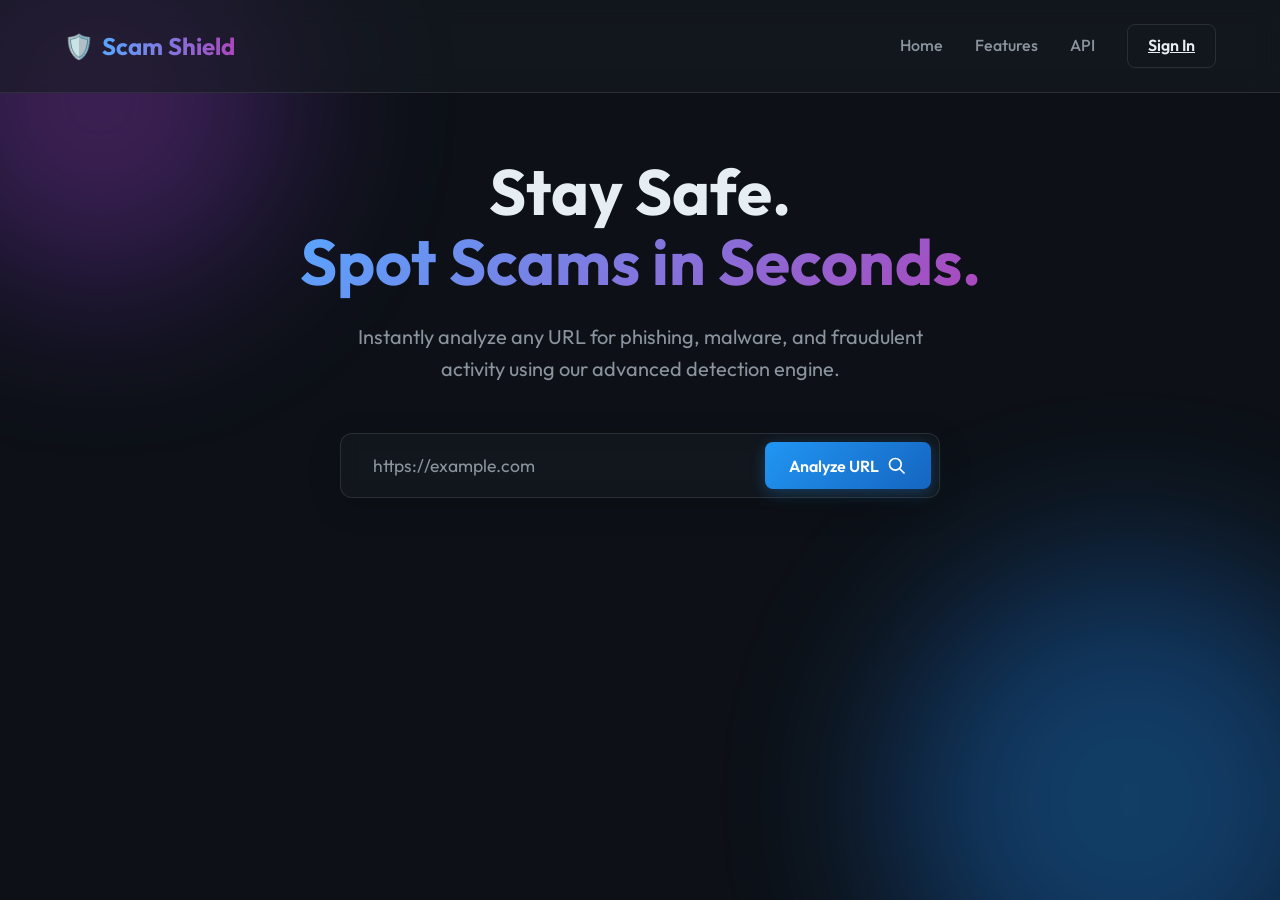
<file: index.html>
<!DOCTYPE html>
<html lang="en">
<head>
    <meta charset="UTF-8">
    <meta name="viewport" content="width=device-width, initial-scale=1.0">
    <title>ScamGuard | Stay Safe Online</title>
    <meta name="description" content="A premium scam site detection tool to keep you safe from phishing and malicious websites.">
    <link rel="preconnect" href="https://fonts.googleapis.com">
    <link rel="preconnect" href="https://fonts.gstatic.com" crossorigin>
    <link href="https://fonts.googleapis.com/css2?family=Outfit:wght@300;400;500;600;700&display=swap" rel="stylesheet">
    <link rel="stylesheet" href="styles.css">
</head>
<body>
    <div class="background-effects">
        <div class="blob blob-1"></div>
        <div class="blob blob-2"></div>
    </div>

    <header class="header">
        <a href="index.html" class="logo" style="text-decoration: none; color: inherit;">
            <span class="logo-icon">🛡️</span>
            <h1>Scam Shield</h1>
        </a>
        <nav>
            <a href="index.html" class="nav-link">Home</a>
            <a href="features.html" class="nav-link">Features</a>
            <a href="api.html" class="nav-link">API</a>
            <a href="signin.html" class="btn btn-outline">Sign In</a>
        </nav>

      
    </header>

    <main class="main-content">
        <section class="hero" id="hero-section">
            <h2 class="hero-title">Stay Safe.<br><span class="highlight">Spot Scams in Seconds.</span></h2>
            <p class="hero-subtitle">Instantly analyze any URL for phishing, malware, and fraudulent activity using our advanced detection engine.</p>
            
            <form class="scan-form" id="scan-form">
                <div class="input-group">
                    <input type="text" id="url-input" placeholder="https://example.com" required autocomplete="off">
                    <button type="submit" class="btn btn-primary" id="scan-btn">
                        <span>Analyze URL</span>
                        <svg width="20" height="20" viewBox="0 0 24 24" fill="none" stroke="currentColor" stroke-width="2"><path d="M21 21l-6-6m2-5a7 7 0 11-14 0 7 7 0 0114 0z"/></svg>
                    </button>
                </div>
                <div class="error-message" id="error-message">Please enter a valid URL.</div>
            </form>
        </section>

        <section class="scanning-state hidden" id="scanning-section">
            <div class="glass-card scanner-card">
                <div class="scanner-header">
                    <h3>Analyzing Target</h3>
                    <span class="target-url" id="scanning-url">https://example.com</span>
                </div>
                
                <div class="progress-container">
                    <div class="progress-bar">
                        <div class="progress-fill" id="progress-fill"></div>
                    </div>
                    <div class="progress-text">
                        <span id="scan-status" class="status-text">Initializing scan engine...</span>
                        <span id="scan-percentage" class="percentage">0%</span>
                    </div>
                </div>

                <ul class="scan-steps" id="scan-steps">
                    <li class="step pending">Resolving domain...</li>
                    <li class="step pending">Checking SSL certificate...</li>
                    <li class="step pending">Querying global blacklists...</li>
                    <li class="step pending">Analyzing page content...</li>
                </ul>
            </div>
        </section>

        <section class="results-state hidden" id="results-section">
            <div class="results-header">
                <h2 id="result-title">Analysis Complete</h2>
                <button class="btn btn-outline btn-sm" id="new-scan-btn">Scan Another URL</button>
            </div>
            
            <div class="glass-card result-summary" id="result-summary-card">
                <div class="score-circle">
                    <svg viewBox="0 0 36 36" class="circular-chart">
                        <path class="circle-bg"
                        d="M18 2.0845
                            a 15.9155 15.9155 0 0 1 0 31.831
                            a 15.9155 15.9155 0 0 1 0 -31.831"
                        />
                        <path class="circle" id="score-circle-path"
                        stroke-dasharray="0, 100"
                        d="M18 2.0845
                            a 15.9155 15.9155 0 0 1 0 31.831
                            a 15.9155 15.9155 0 0 1 0 -31.831"
                        />
                        <text x="18" y="20.35" class="percentage-score" id="risk-score">0</text>
                    </svg>
                </div>
                <div class="summary-details">
                    <h3 id="safety-status" class="status-safe">Safe to Browse</h3>
                    <p id="safety-description">Our analysis did not detect any significant threats or malicious activity associated with this URL.</p>
                </div>
            </div>

            <div class="metrics-grid">
                <div class="glass-card metric-card">
                    <div class="metric-icon">🔒</div>
                    <div class="metric-info">
                        <h4>SSL Certificate</h4>
                        <p id="ssl-status">Valid (Let's Encrypt)</p>
                    </div>
                </div>
                <div class="glass-card metric-card">
                    <div class="metric-icon">📅</div>
                    <div class="metric-info">
                        <h4>Domain Age</h4>
                        <p id="domain-age">5 years, 2 months</p>
                    </div>
                </div>
                <div class="glass-card metric-card">
                    <div class="metric-icon">🚨</div>
                    <div class="metric-info">
                        <h4>Blacklist Status</h4>
                        <p id="blacklist-status">Not Listed</p>
                    </div>
                </div>
                <div class="glass-card metric-card">
                    <div class="metric-icon">🎣</div>
                    <div class="metric-info">
                        <h4>Phishing Risk</h4>
                        <p id="phishing-risk">Low</p>
                    </div>
                </div>
            </div>
        </section>
    </main>

    <script src="app.js"></script>
</body>
</html>
</file>
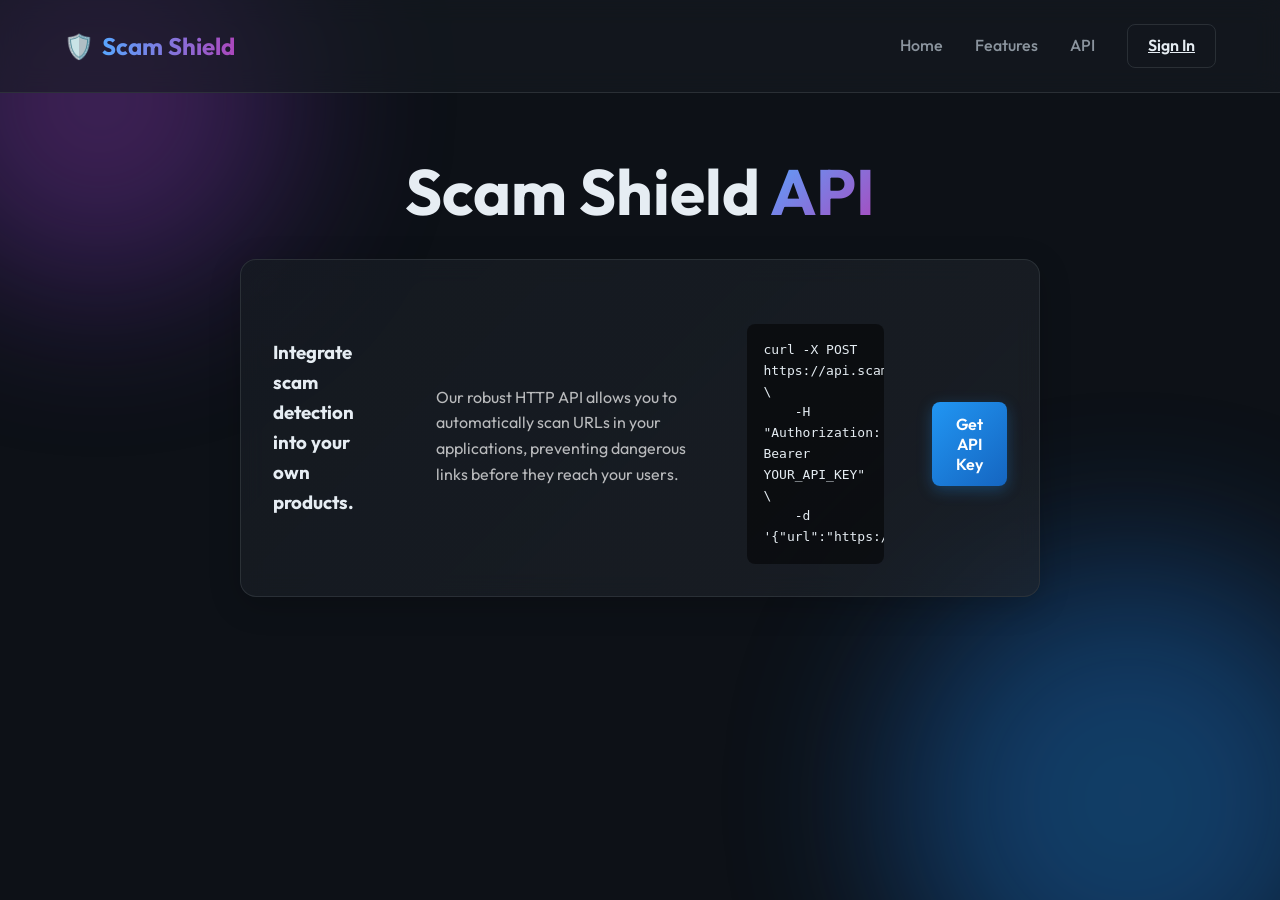
<file: api.html>
<!DOCTYPE html>
<html lang="en">
<head>
    <meta charset="UTF-8">
    <meta name="viewport" content="width=device-width, initial-scale=1.0">
    <title>API Documentation | ScamGuard</title>
    <link rel="preconnect" href="https://fonts.googleapis.com">
    <link rel="preconnect" href="https://fonts.gstatic.com" crossorigin>
    <link href="https://fonts.googleapis.com/css2?family=Outfit:wght@300;400;500;600;700&display=swap" rel="stylesheet">
    <link rel="stylesheet" href="styles.css">
</head>
<body>
    <div class="background-effects">
        <div class="blob blob-1"></div>
        <div class="blob blob-2"></div>
    </div>

    <header class="header">
        <a href="index.html" class="logo" style="text-decoration: none; color: inherit;">
            <span class="logo-icon">🛡️</span>
            <h1>Scam Shield</h1>
        </a>
        <nav>
            <a href="index.html" class="nav-link">Home</a>
            <a href="features.html" class="nav-link">Features</a>
            <a href="api.html" class="nav-link">API</a>
            <a href="signin.html" class="btn btn-outline">Sign In</a>
        </nav>
    </header>

    <main class="main-content" style="text-align: center; padding: 4rem 2rem;">
        <h2 class="hero-title" style="margin-bottom: 2rem;">Scam Shield <span class="highlight">API</span></h2>
        <div class="glass-card result-summary" style="max-width: 800px; margin: 0 auto; text-align: left; padding: 2rem;">
            <h3>Integrate scam detection into your own products.</h3>
            <p style="margin-top: 1rem; color: rgba(255, 255, 255, 0.7);">Our robust HTTP API allows you to automatically scan URLs in your applications, preventing dangerous links before they reach your users.</p>
            
            <code style="display: block; background: rgba(0,0,0,0.5); padding: 1rem; border-radius: 8px; margin-top: 2rem; overflow-x: auto;">
                curl -X POST https://api.scamshield.com/v1/scan \<br>
                &nbsp;&nbsp;&nbsp;&nbsp;-H "Authorization: Bearer YOUR_API_KEY" \<br>
                &nbsp;&nbsp;&nbsp;&nbsp;-d '{"url":"https://example.com"}'
            </code>
            
            <div style="margin-top: 2rem; text-align: center;">
                <button class="btn btn-primary">Get API Key</button>
            </div>
        </div>
    </main>
</body>
</html>
</file>
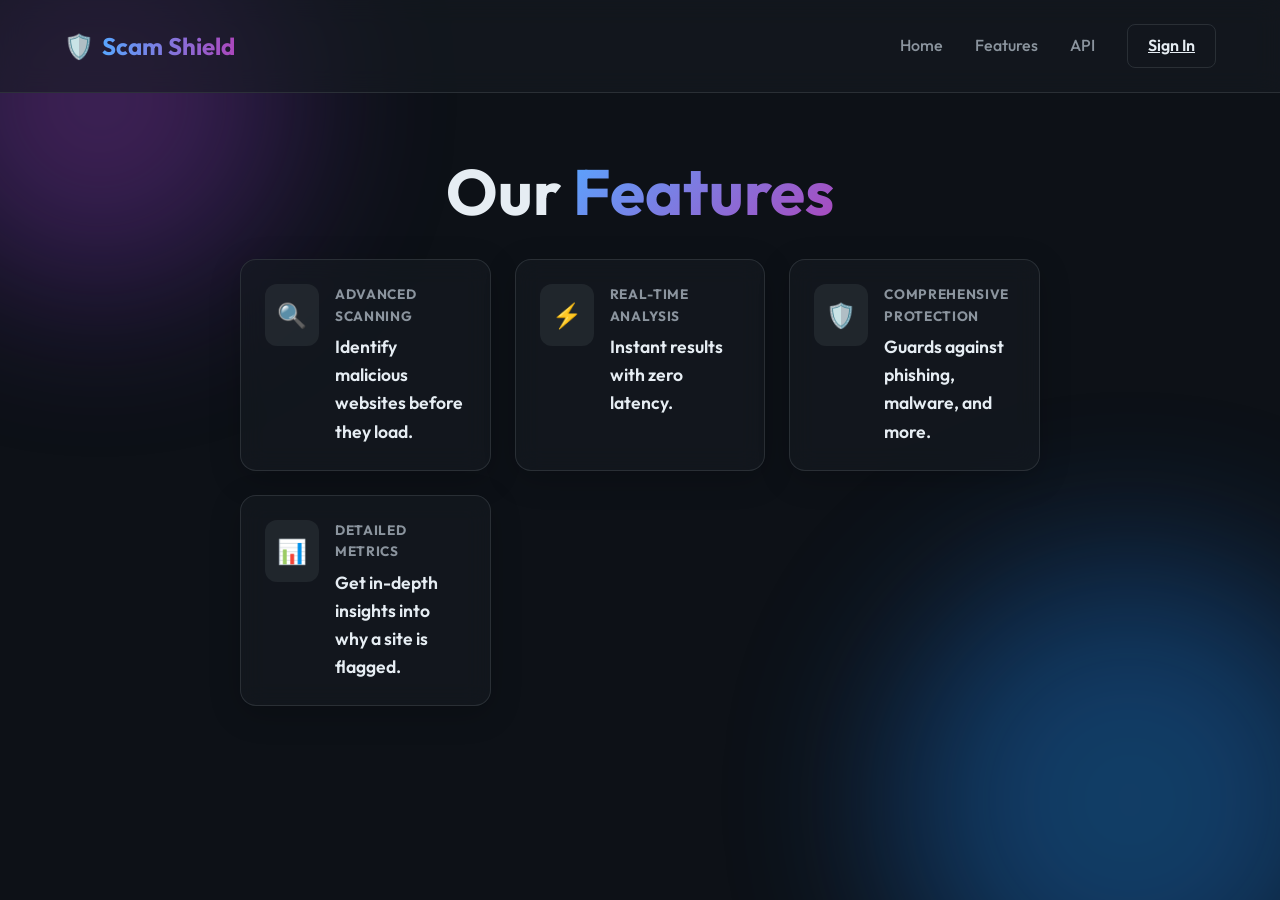
<file: features.html>
<!DOCTYPE html>
<html lang="en">
<head>
    <meta charset="UTF-8">
    <meta name="viewport" content="width=device-width, initial-scale=1.0">
    <title>Features | ScamGuard</title>
    <link rel="preconnect" href="https://fonts.googleapis.com">
    <link rel="preconnect" href="https://fonts.gstatic.com" crossorigin>
    <link href="https://fonts.googleapis.com/css2?family=Outfit:wght@300;400;500;600;700&display=swap" rel="stylesheet">
    <link rel="stylesheet" href="styles.css">
</head>
<body>
    <div class="background-effects">
        <div class="blob blob-1"></div>
        <div class="blob blob-2"></div>
    </div>

    <header class="header">
        <a href="index.html" class="logo" style="text-decoration: none; color: inherit;">
            <span class="logo-icon">🛡️</span>
            <h1>Scam Shield</h1>
        </a>
        <nav>
            <a href="index.html" class="nav-link">Home</a>
            <a href="features.html" class="nav-link">Features</a>
            <a href="api.html" class="nav-link">API</a>
            <a href="signin.html" class="btn btn-outline">Sign In</a>
        </nav>
    </header>

    <main class="main-content" style="text-align: center; padding: 4rem 2rem;">
        <h2 class="hero-title" style="margin-bottom: 2rem;">Our <span class="highlight">Features</span></h2>
        <div class="metrics-grid" style="max-width: 800px; margin: 0 auto;">
            <div class="glass-card metric-card">
                <div class="metric-icon">🔍</div>
                <div class="metric-info">
                    <h4>Advanced Scanning</h4>
                    <p>Identify malicious websites before they load.</p>
                </div>
            </div>
            <div class="glass-card metric-card">
                <div class="metric-icon">⚡</div>
                <div class="metric-info">
                    <h4>Real-time Analysis</h4>
                    <p>Instant results with zero latency.</p>
                </div>
            </div>
            <div class="glass-card metric-card">
                <div class="metric-icon">🛡️</div>
                <div class="metric-info">
                    <h4>Comprehensive Protection</h4>
                    <p>Guards against phishing, malware, and more.</p>
                </div>
            </div>
            <div class="glass-card metric-card">
                <div class="metric-icon">📊</div>
                <div class="metric-info">
                    <h4>Detailed Metrics</h4>
                    <p>Get in-depth insights into why a site is flagged.</p>
                </div>
            </div>
        </div>
    </main>
</body>
</html>
</file>
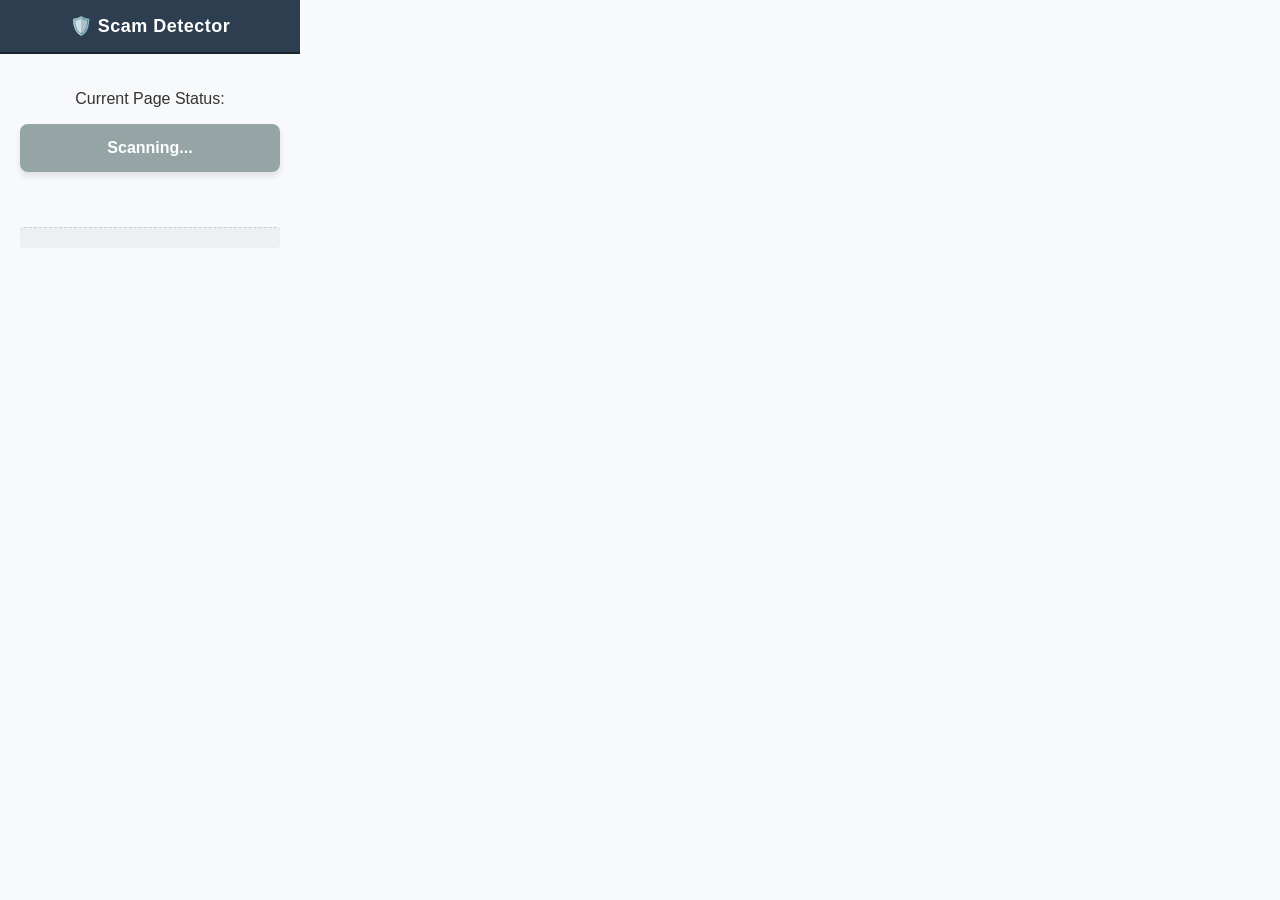
<file: popup.html>
<!DOCTYPE html>
<html>
<head>
    <title>Scam Detector</title>
    <link rel="stylesheet" type="text/css" href="popup.css">
    <meta charset="utf-8">
</head>
<body>
    <div class="header">
        <h2>🛡️ Scam Detector</h2>
    </div>
    <div class="content">
        <p>Current Page Status:</p>
        <div id="status-box" class="loading">Scanning...</div>
        <p id="reason"></p>
        <div class="url-display" id="url"></div>
    </div>
    <script src="popup.js"></script>
</body>
</html>
</file>
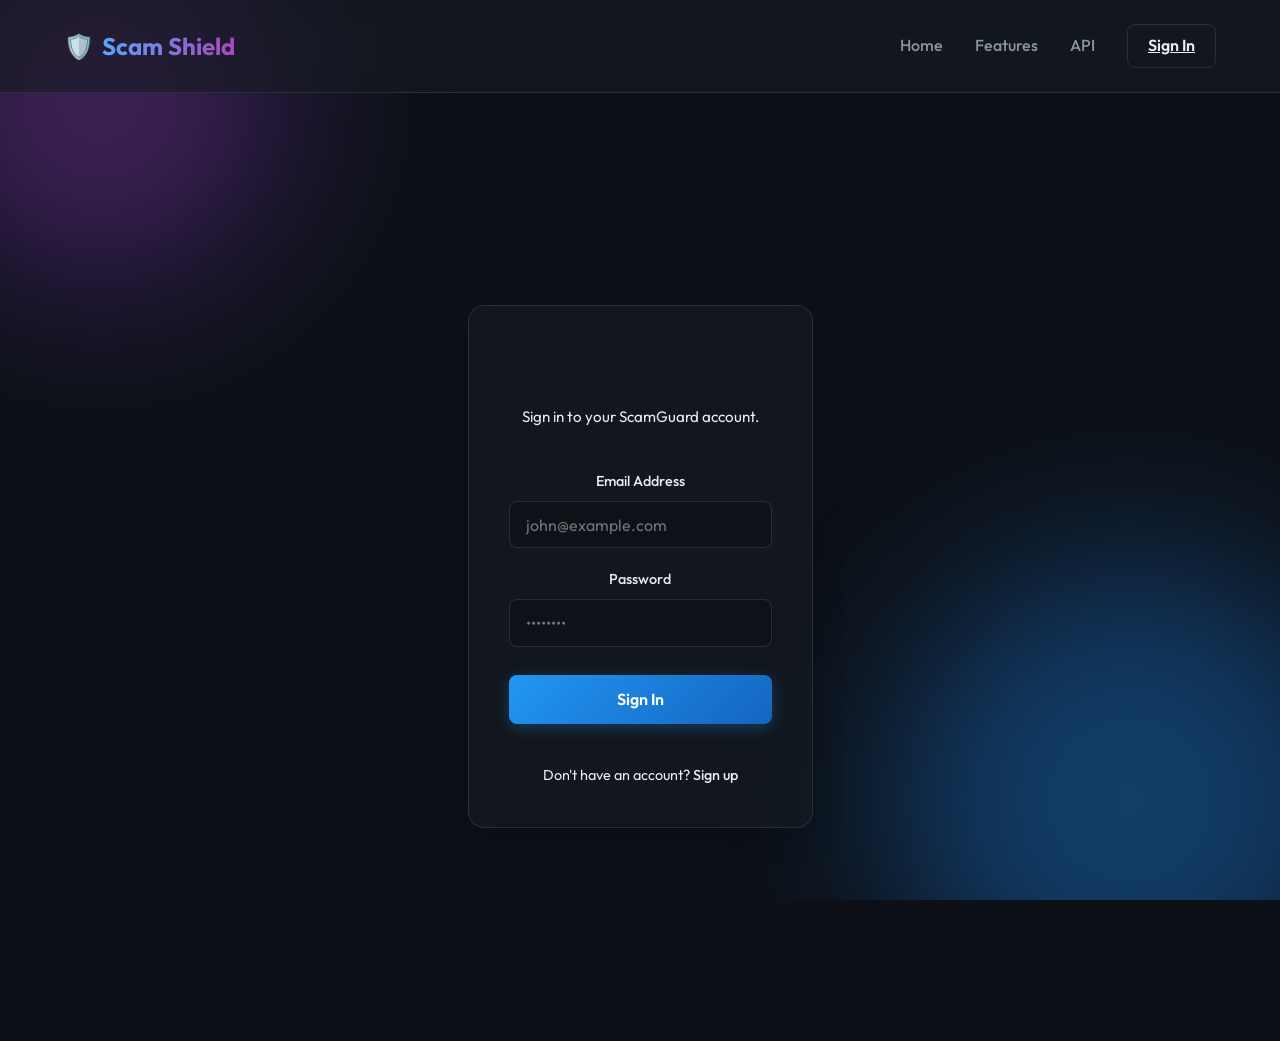
<file: SignIn.html>
<!DOCTYPE html>
<html lang="en">
<head>
    <meta charset="UTF-8">
    <meta name="viewport" content="width=device-width, initial-scale=1.0">
    <title>ScamGuard | Sign In</title>
    <link rel="preconnect" href="https://fonts.googleapis.com">
    <link rel="preconnect" href="https://fonts.gstatic.com" crossorigin>
    <link href="https://fonts.googleapis.com/css2?family=Outfit:wght@300;400;500;600;700&display=swap" rel="stylesheet">
    <link rel="stylesheet" href="styles.css">
    <style>
        .auth-container {
            display: flex;
            justify-content: center;
            align-items: center;
            min-height: calc(100vh - 80px);
            padding: 2rem;
            position: relative;
            z-index: 10;
        }

        .auth-card {
            width: 100%;
            max-width: 450px;
            padding: 2.5rem;
            display: flex;
            flex-direction: column;
            gap: 1.5rem;
            animation: slideUp 0.6s cubic-bezier(0.16, 1, 0.3, 1);
        }

        .auth-header {
            text-align: center;
            margin-bottom: 1rem;
        }

        .auth-header h2 {
            font-size: 2rem;
            margin-bottom: 0.5rem;
            background: linear-gradient(135deg, var(--text-main), var(--text-muted));
            -webkit-background-clip: text;
            background-clip: text;
            -webkit-text-fill-color: transparent;
        }

        .auth-header p {
            color: var(--text-muted);
            font-size: 0.95rem;
        }

        .auth-form {
            display: flex;
            flex-direction: column;
            gap: 1.25rem;
        }

        .form-group {
            display: flex;
            flex-direction: column;
            gap: 0.5rem;
        }

        .form-group label {
            font-size: 0.9rem;
            font-weight: 500;
            color: var(--text-main);
        }

        .form-group input {
            width: 100%;
            padding: 0.8rem 1rem;
            background: rgba(13, 17, 23, 0.6);
            border: 1px solid var(--glass-border);
            border-radius: 0.5rem;
            color: var(--text-main);
            font-family: 'Outfit', sans-serif;
            font-size: 1rem;
            transition: all 0.3s ease;
        }

        .form-group input:focus {
            outline: none;
            border-color: var(--primary);
            box-shadow: 0 0 0 3px rgba(59, 130, 246, 0.2);
            background: rgba(13, 17, 23, 0.8);
        }

        .auth-footer {
            text-align: center;
            margin-top: 1rem;
            font-size: 0.9rem;
            color: var(--text-muted);
        }

        .auth-footer a {
            color: var(--primary-light);
            text-decoration: none;
            font-weight: 500;
            transition: color 0.3s ease;
        }

        .auth-footer a:hover {
            color: var(--primary);
            text-decoration: underline;
        }

        .btn-full {
            width: 100%;
            justify-content: center;
            margin-top: 0.5rem;
            padding: 0.9rem;
            font-size: 1rem;
        }
    </style>
</head>
<body>
    <div class="background-effects">
        <div class="blob blob-1"></div>
        <div class="blob blob-2"></div>
    </div>

    <header class="header">
        <a href="index.html" class="logo" style="text-decoration: none; color: inherit;">
            <span class="logo-icon">🛡️</span>
            <h1>Scam Shield</h1>
        </a>
        <nav>
            <a href="index.html" class="nav-link">Home</a>
            <a href="features.html" class="nav-link">Features</a>
            <a href="api.html" class="nav-link">API</a>
            <a href="signin.html" class="btn btn-outline">Sign In</a>
        </nav>
    </header>

    <main class="main-content">
        <div class="auth-container">
            <div class="glass-card auth-card">
                <div class="auth-header">
                    <h2>Welcome Back</h2>
                    <p>Sign in to your ScamGuard account.</p>
                </div>
                
                <form class="auth-form" action="index.html">
                    <div class="form-group">
                        <label for="email">Email Address</label>
                        <input type="email" id="email" placeholder="john@example.com" required autocomplete="email">
                    </div>
                    <div class="form-group">
                        <label for="password">Password</label>
                        <input type="password" id="password" placeholder="••••••••" required autocomplete="current-password">
                    </div>
                    
                    <button type="submit" class="btn btn-primary btn-full">
                        <span>Sign In</span>
                    </button>
                </form>

                <div class="auth-footer">
                    Don't have an account? <a href="signup.html">Sign up</a>
                </div>
            </div>
        </div>
    </main>

    <script>
        document.querySelector('.auth-form').addEventListener('submit', function(e) {
            e.preventDefault();
            localStorage.setItem('isSignedIn', 'true');
            window.location.href = 'index.html';
        });
    </script>
</body>
</html>
</file>
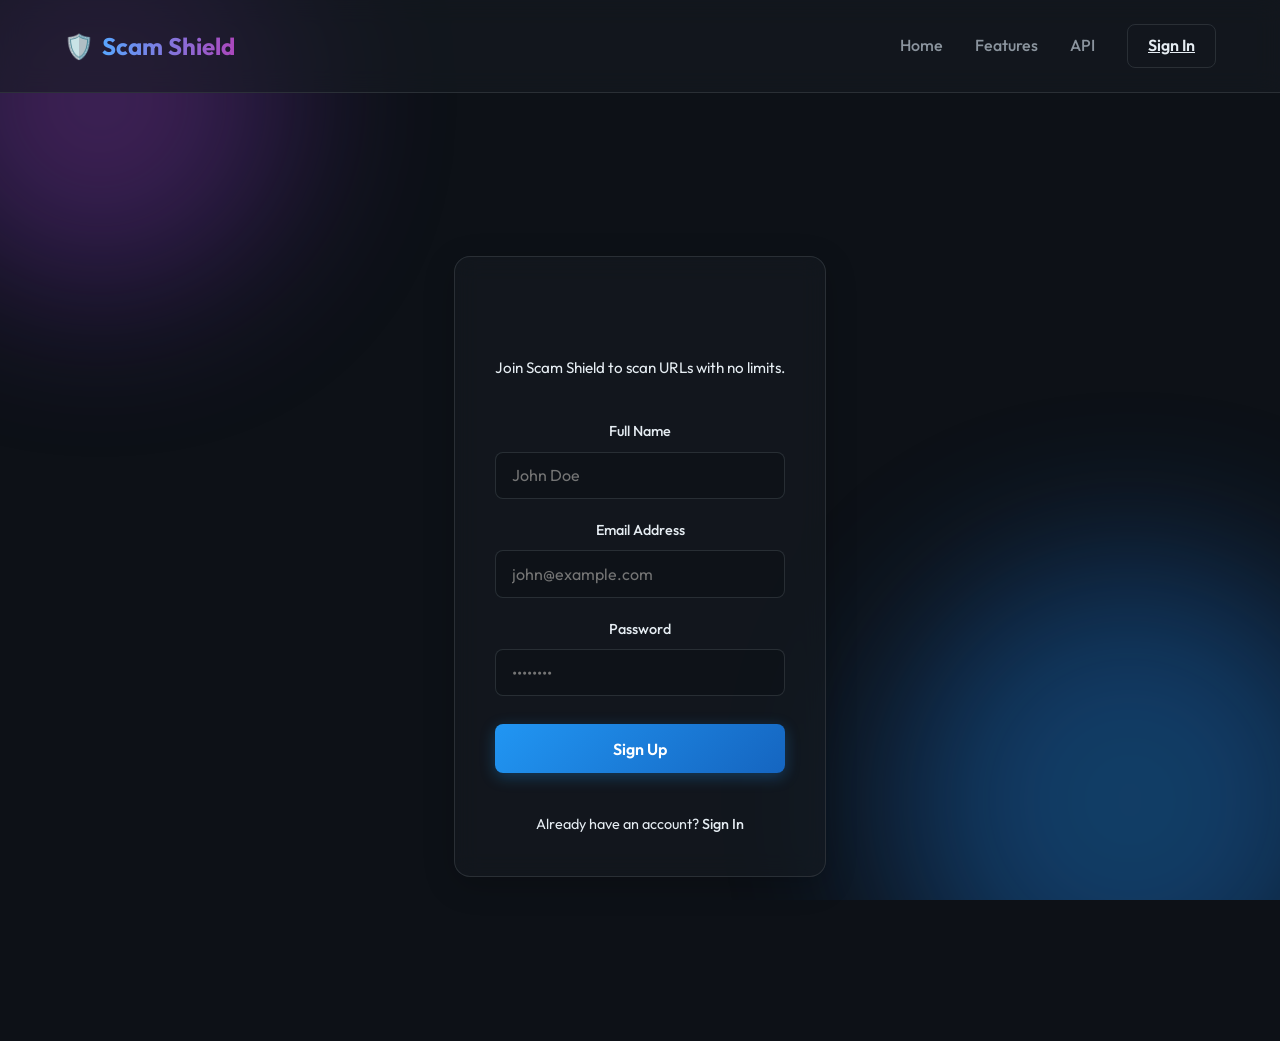
<file: signup.html>
<!DOCTYPE html>
<html lang="en">
<head>
    <meta charset="UTF-8">
    <meta name="viewport" content="width=device-width, initial-scale=1.0">
    <title>Scam Shield | Sign Up</title>
    <link rel="preconnect" href="https://fonts.googleapis.com">
    <link rel="preconnect" href="https://fonts.gstatic.com" crossorigin>
    <link href="https://fonts.googleapis.com/css2?family=Outfit:wght@300;400;500;600;700&display=swap" rel="stylesheet">
    <link rel="stylesheet" href="styles.css">
    <style>
        .auth-container {
            display: flex;
            justify-content: center;
            align-items: center;
            min-height: calc(100vh - 80px);
            padding: 2rem;
            position: relative;
            z-index: 10;
        }

        .auth-card {
            width: 100%;
            max-width: 450px;
            padding: 2.5rem;
            display: flex;
            flex-direction: column;
            gap: 1.5rem;
            animation: slideUp 0.6s cubic-bezier(0.16, 1, 0.3, 1);
        }

        .auth-header {
            text-align: center;
            margin-bottom: 1rem;
        }

        .auth-header h2 {
            font-size: 2rem;
            margin-bottom: 0.5rem;
            background: linear-gradient(135deg, var(--text-main), var(--text-muted));
            -webkit-background-clip: text;
            background-clip: text;
            -webkit-text-fill-color: transparent;
        }

        .auth-header p {
            color: var(--text-muted);
            font-size: 0.95rem;
        }

        .auth-form {
            display: flex;
            flex-direction: column;
            gap: 1.25rem;
        }

        .form-group {
            display: flex;
            flex-direction: column;
            gap: 0.5rem;
        }

        .form-group label {
            font-size: 0.9rem;
            font-weight: 500;
            color: var(--text-main);
        }

        .form-group input {
            width: 100%;
            padding: 0.8rem 1rem;
            background: rgba(13, 17, 23, 0.6);
            border: 1px solid var(--glass-border);
            border-radius: 0.5rem;
            color: var(--text-main);
            font-family: 'Outfit', sans-serif;
            font-size: 1rem;
            transition: all 0.3s ease;
        }

        .form-group input:focus {
            outline: none;
            border-color: var(--primary);
            box-shadow: 0 0 0 3px rgba(59, 130, 246, 0.2);
            background: rgba(13, 17, 23, 0.8);
        }

        .auth-footer {
            text-align: center;
            margin-top: 1rem;
            font-size: 0.9rem;
            color: var(--text-muted);
        }

        .auth-footer a {
            color: var(--primary-light);
            text-decoration: none;
            font-weight: 500;
            transition: color 0.3s ease;
        }

        .auth-footer a:hover {
            color: var(--primary);
            text-decoration: underline;
        }

        .btn-full {
            width: 100%;
            justify-content: center;
            margin-top: 0.5rem;
            padding: 0.9rem;
            font-size: 1rem;
        }
    </style>
</head>
<body>
    <div class="background-effects">
        <div class="blob blob-1"></div>
        <div class="blob blob-2"></div>
    </div>

    <header class="header">
        <a href="index.html" class="logo" style="text-decoration: none; color: inherit;">
            <span class="logo-icon">🛡️</span>
            <h1>Scam Shield</h1>
        </a>
        <nav>
            <a href="index.html" class="nav-link">Home</a>
            <a href="features.html" class="nav-link">Features</a>
            <a href="api.html" class="nav-link">API</a>
            <a href="signin.html" class="btn btn-outline">Sign In</a>
        </nav>
    </header>

    <main class="main-content">
        <div class="auth-container">
            <div class="glass-card auth-card">
                <div class="auth-header">
                    <h2>Create an Account</h2>
                    <p>Join Scam Shield to scan URLs with no limits.</p>
                </div>
                
                <form class="auth-form" action="index.html">
                    <div class="form-group">
                        <label for="name">Full Name</label>
                        <input type="text" id="name" placeholder="John Doe" required autocomplete="name">
                    </div>
                    <div class="form-group">
                        <label for="email">Email Address</label>
                        <input type="email" id="email" placeholder="john@example.com" required autocomplete="email">
                    </div>
                    <div class="form-group">
                        <label for="password">Password</label>
                        <input type="password" id="password" placeholder="••••••••" required autocomplete="new-password">
                    </div>
                    
                    <button type="submit" class="btn btn-primary btn-full">
                        <span>Sign Up</span>
                    </button>
                </form>

                <div class="auth-footer">
                    Already have an account? <a href="signin.html">Sign In</a>
                </div>
            </div>
        </div>
    </main>

    <script>
        document.querySelector('.auth-form').addEventListener('submit', function(e) {
            e.preventDefault();
            // Automatically log them in since they just signed up
            localStorage.setItem('isSignedIn', 'true');
            window.location.href = 'index.html';
        });
    </script>
</body>
</html>
</file>
<file: styles.css>
:root {
    --bg-color: #0d1117;
    --text-primary: #e6edf3;
    --text-secondary: #8b949e;
    --accent-primary: #58a6ff;
    --accent-hover: #3182ce;
    --accent-success: #3fb950;
    --accent-warning: #d29922;
    --accent-danger: #f85149;
    --glass-bg: rgba(22, 27, 34, 0.6);
    --glass-border: rgba(48, 54, 61, 0.8);
    --font-family: 'Outfit', sans-serif;
}

* {
    margin: 0;
    padding: 0;
    box-sizing: border-box;
}

body {
    font-family: var(--font-family);
    background-color: var(--bg-color);
    color: var(--text-primary);
    line-height: 1.6;
    min-height: 100vh;
    overflow-x: hidden;
    position: relative;
    -webkit-font-smoothing: antialiased;
}

/* Background Effects */
.background-effects {
    position: fixed;
    top: 0;
    left: 0;
    width: 100vw;
    height: 100vh;
    z-index: -1;
    overflow: hidden;
}

.blob {
    position: absolute;
    filter: blur(80px);
    border-radius: 50%;
    opacity: 0.4;
    animation: float 10s infinite alternate ease-in-out;
}

.blob-1 {
    width: 400px;
    height: 400px;
    background: radial-gradient(circle, #ab47bc, #311b92);
    top: -100px;
    left: -100px;
}

.blob-2 {
    width: 500px;
    height: 500px;
    background: radial-gradient(circle, #2196f3, #0d47a1);
    bottom: -150px;
    right: -100px;
    animation-delay: -5s;
}

@keyframes float {
    0% { transform: translateY(0) scale(1); }
    100% { transform: translateY(30px) scale(1.1); }
}

/* Header */
.header {
    display: flex;
    justify-content: space-between;
    align-items: center;
    padding: 1.5rem 5%;
    background: var(--glass-bg);
    backdrop-filter: blur(12px);
    border-bottom: 1px solid var(--glass-border);
    position: sticky;
    top: 0;
    z-index: 100;
}

.logo {
    display: flex;
    align-items: center;
    gap: 0.5rem;
}

.logo-icon {
    font-size: 1.5rem;
}

.logo h1 {
    font-size: 1.5rem;
    font-weight: 700;
    background: linear-gradient(to right, #58a6ff, #ab47bc);
    -webkit-background-clip: text;
    -webkit-text-fill-color: transparent;
}

nav {
    display: flex;
    align-items: center;
    gap: 2rem;
}

.nav-link {
    color: var(--text-secondary);
    text-decoration: none;
    font-weight: 500;
    transition: color 0.3s;
}

.nav-link:hover {
    color: var(--text-primary);
}

.btn {
    padding: 0.5rem 1.25rem;
    border-radius: 8px;
    font-size: 1rem;
    font-weight: 600;
    font-family: inherit;
    cursor: pointer;
    transition: all 0.3s ease;
    display: flex;
    align-items: center;
    justify-content: center;
    gap: 0.5rem;
    border: none;
}

.btn-outline {
    background: transparent;
    color: var(--text-primary);
    border: 1px solid var(--glass-border);
}

.btn-outline:hover {
    background: rgba(48, 54, 61, 0.5);
    border-color: var(--text-secondary);
}

.btn-primary {
    background: linear-gradient(135deg, #2196f3, #1565c0);
    color: white;
    padding: 0.75rem 1.5rem;
    box-shadow: 0 4px 15px rgba(33, 150, 243, 0.3);
}

.btn-primary:hover {
    transform: translateY(-2px);
    box-shadow: 0 6px 20px rgba(33, 150, 243, 0.4);
}

.btn-sm {
    padding: 0.4rem 1rem;
    font-size: 0.9rem;
}

/* Main Content */
.main-content {
    max-width: 1000px;
    margin: 0 auto;
    padding: 4rem 2rem;
    display: flex;
    flex-direction: column;
    align-items: center;
    text-align: center;
}

.hero {
    width: 100%;
    margin-bottom: 2rem;
    animation: fadeIn 0.8s ease-out;
}

@keyframes fadeIn {
    from { opacity: 0; transform: translateY(20px); }
    to { opacity: 1; transform: translateY(0); }
}

.hero-title {
    font-size: 4rem;
    font-weight: 700;
    line-height: 1.1;
    margin-bottom: 1.5rem;
}

.highlight {
    background: linear-gradient(135deg, #58a6ff, #ab47bc);
    -webkit-background-clip: text;
    -webkit-text-fill-color: transparent;
}

.hero-subtitle {
    font-size: 1.25rem;
    color: var(--text-secondary);
    max-width: 600px;
    margin: 0 auto 3rem;
}

.scan-form {
    max-width: 600px;
    margin: 0 auto;
    position: relative;
}

.input-group {
    display: flex;
    background: var(--glass-bg);
    border: 1px solid var(--glass-border);
    border-radius: 12px;
    padding: 0.5rem;
    backdrop-filter: blur(10px);
    box-shadow: 0 8px 32px rgba(0, 0, 0, 0.2);
    transition: all 0.3s;
}

.input-group:focus-within {
    border-color: var(--accent-primary);
    box-shadow: 0 8px 32px rgba(88, 166, 255, 0.15);
}

#url-input {
    flex: 1;
    background: transparent;
    border: none;
    padding: 0.75rem 1.5rem;
    color: var(--text-primary);
    font-size: 1.1rem;
    outline: none;
    font-family: inherit;
    width: 100%;
}

#url-input::placeholder {
    color: var(--text-secondary);
}

.error-message {
    color: var(--accent-danger);
    font-size: 0.9rem;
    margin-top: 0.5rem;
    text-align: left;
    display: none;
}

.error-message.show {
    display: block;
    animation: fadeIn 0.3s;
}

/* Glass Card Shared */
.glass-card {
    background: var(--glass-bg);
    border: 1px solid var(--glass-border);
    border-radius: 16px;
    padding: 2rem;
    backdrop-filter: blur(12px);
    box-shadow: 0 8px 32px rgba(0, 0, 0, 0.2);
}

/* Scanning State */
.hidden {
    display: none !important;
}

#scanning-section {
    width: 100%;
    max-width: 600px;
    animation: fadeIn 0.5s ease-out;
}

.scanner-header {
    text-align: left;
    margin-bottom: 2rem;
}

.scanner-header h3 {
    font-size: 1.5rem;
    margin-bottom: 0.5rem;
}

.target-url {
    color: var(--accent-primary);
    word-break: break-all;
}

.progress-container {
    margin-bottom: 2rem;
}

.progress-bar {
    height: 8px;
    background: rgba(48, 54, 61, 0.5);
    border-radius: 4px;
    overflow: hidden;
    margin-bottom: 0.75rem;
}

.progress-fill {
    height: 100%;
    width: 0%;
    background: linear-gradient(90deg, #58a6ff, #ab47bc);
    transition: width 0.3s ease;
    border-radius: 4px;
    box-shadow: 0 0 10px rgba(88, 166, 255, 0.5);
}

.progress-text {
    display: flex;
    justify-content: space-between;
    font-size: 0.9rem;
    color: var(--text-secondary);
}

.scan-steps {
    list-style: none;
    text-align: left;
}

.step {
    padding: 0.75rem 0;
    color: var(--text-secondary);
    display: flex;
    align-items: center;
    gap: 1rem;
    transition: color 0.3s;
}

.step::before {
    content: '';
    width: 20px;
    height: 20px;
    border-radius: 50%;
    border: 2px solid var(--text-secondary);
    display: inline-block;
    flex-shrink: 0;
}

.step.active {
    color: var(--text-primary);
}

.step.active::before {
    border-color: var(--accent-primary);
    border-top-color: transparent;
    animation: spin 1s linear infinite;
}

.step.done {
    color: var(--text-primary);
}

.step.done::before {
    background-color: var(--accent-success);
    border-color: var(--accent-success);
    background-image: url("data:image/svg+xml,%3Csvg xmlns='http://www.w3.org/2000/svg' viewBox='0 0 24 24' fill='none' stroke='white' stroke-width='3' stroke-linecap='round' stroke-linejoin='round'%3E%3Cpolyline points='20 6 9 17 4 12'%3E%3C/polyline%3E%3C/svg%3E");
    background-size: 12px;
    background-position: center;
    background-repeat: no-repeat;
}

@keyframes spin {
    100% { transform: rotate(360deg); }
}

/* Results State */
#results-section {
    width: 100%;
    animation: fadeIn 0.5s ease-out;
}

.results-header {
    display: flex;
    justify-content: space-between;
    align-items: center;
    margin-bottom: 2rem;
    text-align: left;
}

.results-header h2 {
    font-size: 1.8rem;
}

.result-summary {
    display: flex;
    align-items: center;
    gap: 3rem;
    margin-bottom: 2rem;
    text-align: left;
    background: linear-gradient(135deg, rgba(22, 27, 34, 0.8), rgba(33, 38, 45, 0.6));
}

.score-circle {
    width: 120px;
    flex-shrink: 0;
}

.circular-chart {
    display: block;
    margin: 0 auto;
    max-width: 100%;
    max-height: 250px;
}

.circle-bg {
    fill: none;
    stroke: rgba(48, 54, 61, 0.5);
    stroke-width: 2.5;
}

.circle {
    fill: none;
    stroke-width: 2.5;
    stroke-linecap: round;
    transition: stroke-dasharray 1.5s ease-out, stroke 0.5s ease;
}

.percentage-score {
    fill: var(--text-primary);
    font-family: var(--font-family);
    font-size: 9px;
    font-weight: 700;
    text-anchor: middle;
}

.summary-details h3 {
    font-size: 2rem;
    margin-bottom: 0.5rem;
}

.status-safe { color: var(--accent-success); }
.status-warning { color: var(--accent-warning); }
.status-danger { color: var(--accent-danger); }

.summary-details p {
    color: var(--text-secondary);
    font-size: 1.05rem;
}

.metrics-grid {
    display: grid;
    grid-template-columns: repeat(auto-fit, minmax(200px, 1fr));
    gap: 1.5rem;
}

.metric-card {
    display: flex;
    align-items: flex-start;
    gap: 1rem;
    padding: 1.5rem;
    text-align: left;
    transition: transform 0.3s;
}

.metric-card:hover {
    transform: translateY(-5px);
}

.metric-icon {
    font-size: 1.5rem;
    background: rgba(48, 54, 61, 0.5);
    padding: 0.75rem;
    border-radius: 12px;
}

.metric-info h4 {
    font-size: 0.85rem;
    color: var(--text-secondary);
    margin-bottom: 0.35rem;
    text-transform: uppercase;
    letter-spacing: 0.05em;
}

.metric-info p {
    font-size: 1.1rem;
    font-weight: 600;
}

/* Responsive */
@media (max-width: 768px) {
    .hero-title { font-size: 2.5rem; }
    .result-summary { flex-direction: column; text-align: center; gap: 1.5rem; }
    .results-header { flex-direction: column; gap: 1rem; align-items: flex-start; }
    .header { flex-direction: column; gap: 1rem; padding: 1rem; }
    nav { width: 100%; justify-content: center; }
}
</file>
<file: popup.css>
body {
    width: 300px;
    font-family: 'Segoe UI', Tahoma, Geneva, Verdana, sans-serif;
    margin: 0;
    padding: 0;
    background-color: #f7f9fa;
    color: #333;
}

.header {
    background-color: #2c3e50;
    color: white;
    padding: 15px;
    text-align: center;
    border-bottom: 2px solid #1a252f;
}

.header h2 {
    margin: 0;
    font-size: 18px;
    letter-spacing: 0.5px;
}

.content {
    padding: 20px;
    text-align: center;
}

#status-box {
    padding: 15px;
    border-radius: 8px;
    font-weight: bold;
    font-size: 16px;
    margin: 10px 0;
    color: white;
    box-shadow: 0 4px 6px rgba(0,0,0,0.1);
    transition: background-color 0.3s ease;
}

.loading {
    background-color: #95a5a6;
}

.safe {
    background-color: #27ae60;
}

.scam {
    background-color: #e74c3c;
}

#reason {
    font-size: 13px;
    color: #555;
    margin-top: 15px;
    min-height: 20px;
}

.url-display {
    font-size: 11px;
    color: #7f8c8d;
    word-break: break-all;
    margin-top: 20px;
    border-top: 1px dashed #ccc;
    padding-top: 15px;
    background: #ecf0f1;
    border-radius: 4px;
    padding: 10px;
}
</file>
